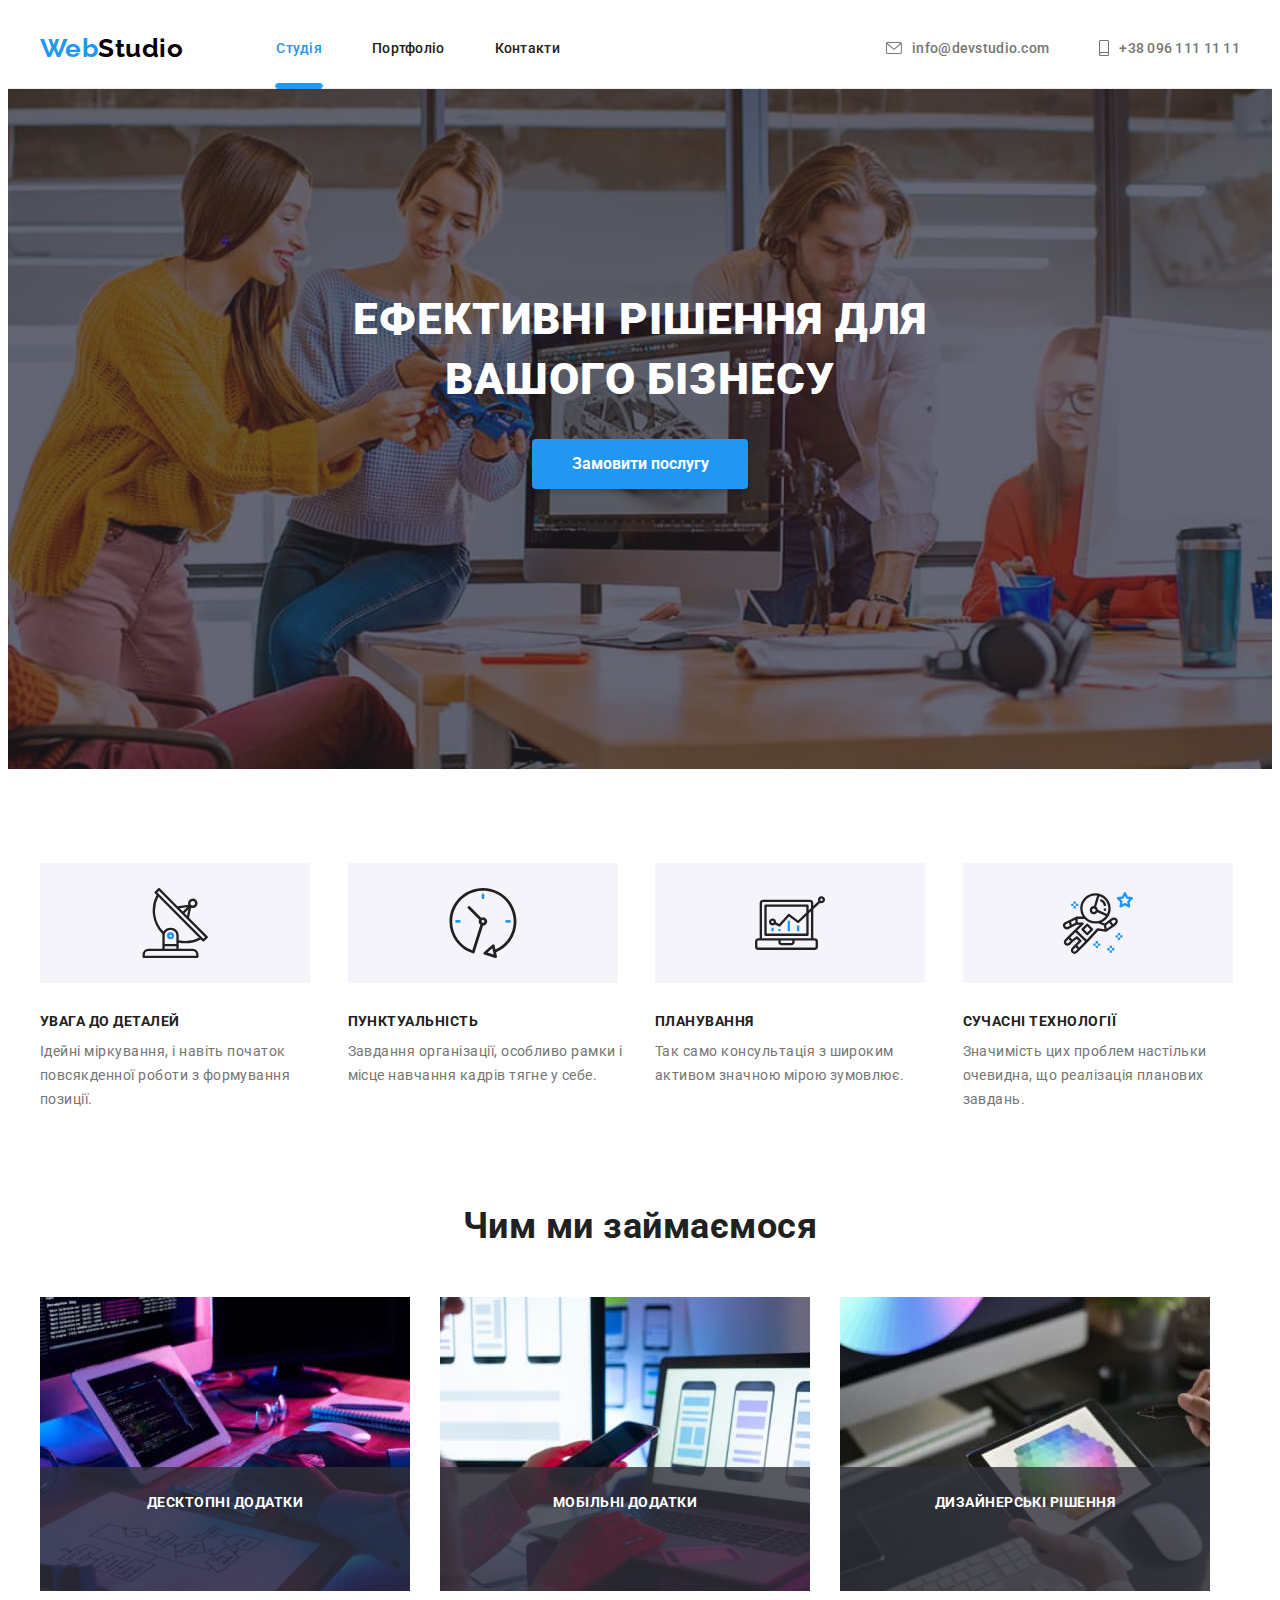
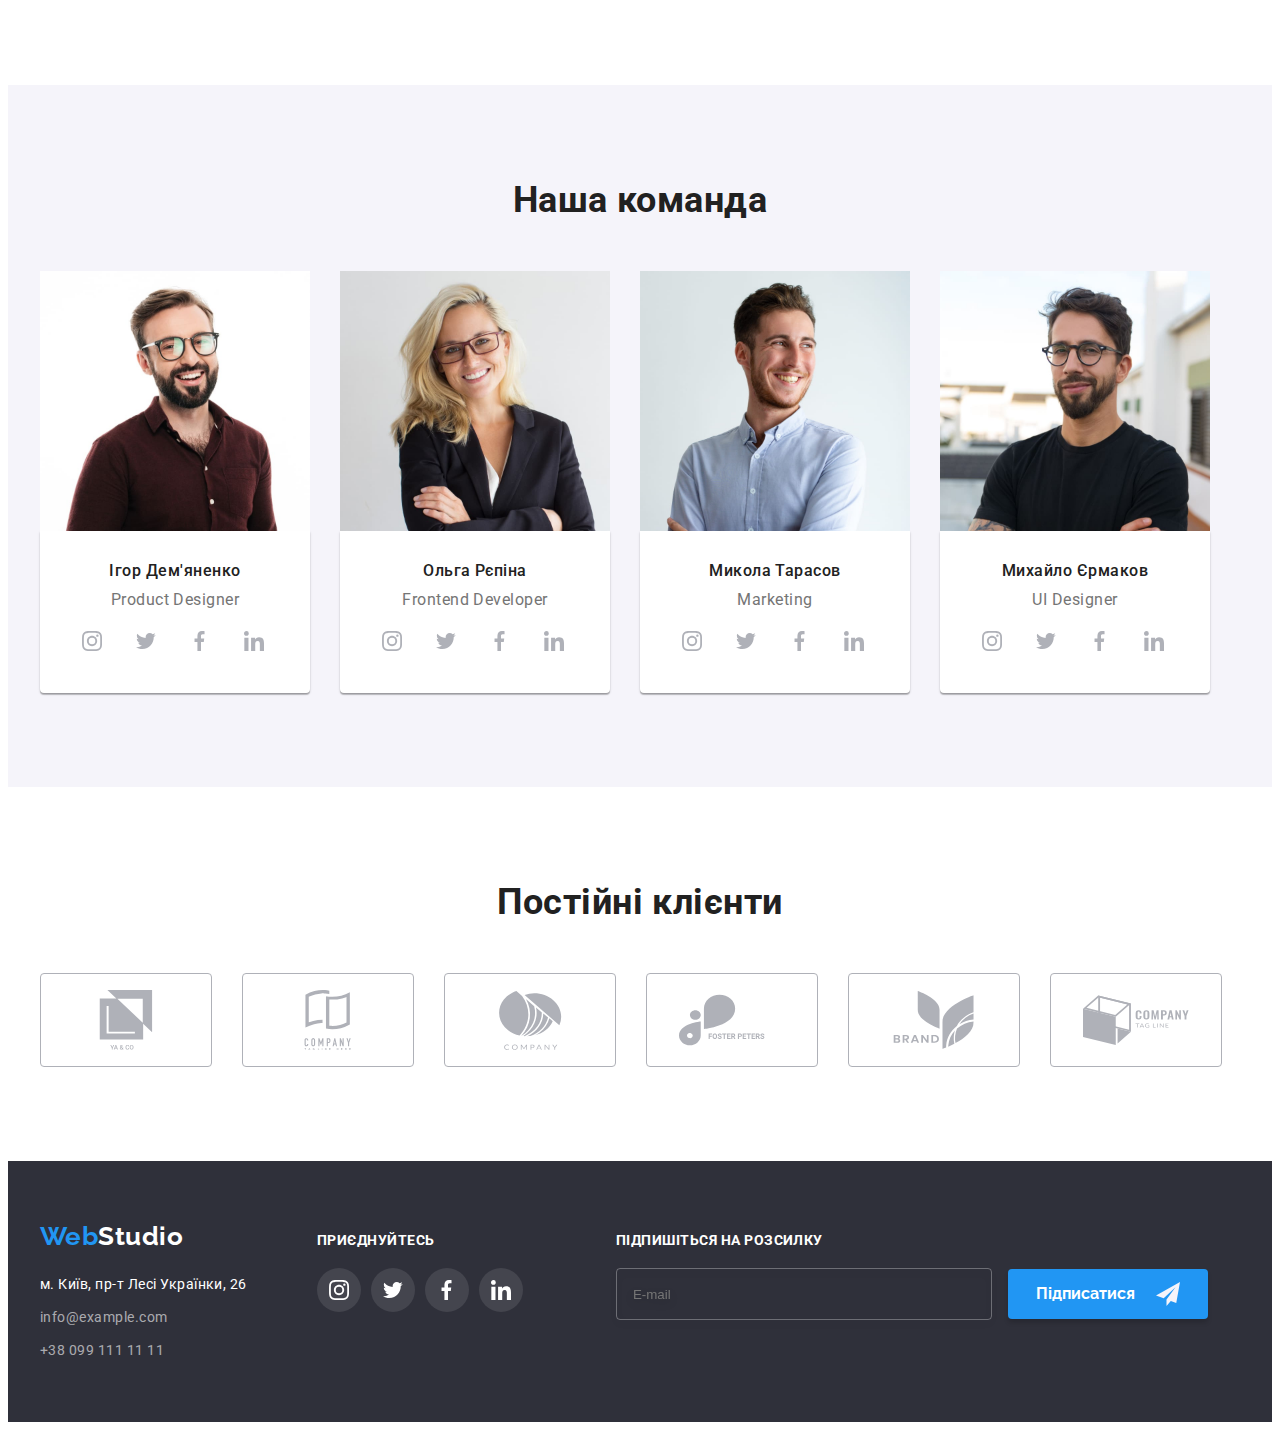
<file: index.html>
<!DOCTYPE html>
<html lang="uk">
  <head>
    <meta charset="UTF-8" />
    <meta http-equiv="X-UA-Compatible" content="IE=edge" />
    <meta name="viewport" content="width=device-width, initial-scale=1.0" />
    <title>Студія</title>
    <link rel="preconnect" href="https://fonts.googleapis.com" />
    <link rel="preconnect" href="https://fonts.gstatic.com" crossorigin />
    <link
      href="https://fonts.googleapis.com/css2?family=Montserrat&family=Open+Sans:wght@600;700&family=Raleway:wght@700&family=Roboto:wght@400;500;700;900&display=swap"
      rel="stylesheet"
    />
    <!--нормалізація стилів-->
    <link rel="stylesheet" href="https://cdnjs.cloudflare.com/ajax/libs/modern-normalize/1.1.0/modern-normalize.min.css"
     integrity="sha512-wpPYUAdjBVSE4KJnH1VR1HeZfpl1ub8YT/NKx4PuQ5NmX2tKuGu6U/JRp5y+Y8XG2tV+wKQpNHVUX03MfMFn9Q=="
      crossorigin="anonymous" referrerpolicy="no-referrer" />
      <!--основний стиль-->
    <link rel="stylesheet" href="./css/main.min.css"/>
   
  </head>
  <body class="page">
    <!-- шапка-->
    <header class="header ">
      <div class="container header__container" >
        <a class="logo header__logo" href="/">Web<span class="logo__dark">Studio</span> </a>
        <nav class="nav ">         
          <!-- навігація головна-->
         <ul class="nav__list list">
           <li class="nav__item">
             <a class="nav__link current link" href="./index.html">Студія</a>
           </li>
           <li class="nav__item">
             <a class="nav__link link"
              href="./portfolio.html"
              rel="noopener noreferrer"> Портфоліо</a >
           </li>
           <li class="nav__item">
             <a class="nav__link link" href="">Контакти</a>
           </li>
          </ul>
        </nav>

        <ul class="header__group list">
          <li >
            <a class="header__link link" href="mailto:info@devstudio.com"
              >  <svg  class="header__icon" width="16" height="12">
                   <use  href="./images/icons.svg/symbol-defs.svg#icon-envelope"></use>
                 </svg>
              info@devstudio.com</a>
          </li>
          <li>
            <a class="header__link link" href="tel:+380961111111">
              <svg  class="header__icon " width="10" height="16">
                   <use  href="./images/icons.svg/symbol-defs.svg#icon-smartphone"></use>
              </svg>
              +38 096 111 11 11</a>
          </li>
        </ul>
      </div>
    </header>
  
    <!-- Унікальний контент сторінки -->
    <main>
      <!-- банер-->     
        <section class="hero">
          <div class="container  ">
          
           <h1 class="hero__title">Ефективні рішення для вашого бізнесу</h1>
          
           <button class="btn hero__btn" type="button" data-modal-open >Замовити послугу</button>
        </div>      
 
        </section>
       
     
      <!-- Особливості-->
      <section class="special section">
        <div class="container ">          
         <h2 class="visually-hidden">Особливості</h2>
         <ul class=" special__list list">
          <li class="special__item">
           <div class="special__icon">
              <svg  width="70"  height="70">
                <use href="./images/icons.svg/symbol-defs.svg#icon-antenna"></use>
              </svg>
           </div>
            <h3 class="special__title">Увага до деталей</h3>
            <p class="special__desc">
              Ідейні міркування, і навіть початок повсякденної роботи з
              формування позиції.
            </p>
          </li>
          <li class="special__item ">
             <div class="special__icon" >
              <svg  width="70"  height="70">
                <use href="./images/icons.svg/symbol-defs.svg#icon-clock"></use>
              </svg>
           </div>
            <h3 class="special__title">Пунктуальність</h3>
            <p class="special__desc">
              Завдання організації, особливо рамки і місце навчання кадрів тягне
              у себе.
            </p>
          </li>
          <li class="special__item ">
             <div class="special__icon" >
              <svg  width="70"  height="70">
                <use href="./images/icons.svg/symbol-defs.svg#icon-diagram"></use>
              </svg>
           </div>
            <h3 class="special__title">Планування</h3>
            <p class="special__desc">
              Так само консультація з широким активом значною мірою зумовлює.
            </p>
          </li>
          <li class="special__item ">
             <div class="special__icon" >
              <svg width="70"  height="70">
                <use href="./images/icons.svg/symbol-defs.svg#icon-astronaut"></use>
              </svg>
           </div>
            <h3 class="special__title">Сучасні технології</h3>
            <p class="special__desc">
              Значимість цих проблем настільки очевидна, що реалізація планових
              завдань.
            </p>
          </li>
         </ul>
        </div>
       
      </section>
      <!-- Чим ми займаємося-->
      <section class="features section">
       <div class="container ">
         <h2 class="features__title section__title">Чим ми займаємося</h2>
         <ul class="list features__list ">
          <li class="features__item">
            <img src="./images/box-1.jpg" alt="комп" width="370" />
            <p class="features__text">Десктопні додатки</p>
          </li>
          <li class="features__item">
            <img src="./images/box-2.jpg" alt="телефон" width="370" />
            <p class="features__text">Мобільні додатки</p>
          </li>
          <li  class="features__item">
            <img src="./images/box-3.jpg" alt="планшет" width="370" />
            <p class="features__text">Дизайнерські рішення</p>
          </li>
         </ul>
       </div>
      </section>
      <!-- Наша команда-->
      <section class="team section ">
        <div class="container">          
        <h2 class="team__title section__title">Наша команда</h2>
        <ul class="team__list list">
          <li class="team__item">
            <img 
              src="./images/team-card-1.jpg"
              width="270"
              alt="фото мужчини в коричневій сорочці "/>
            <div class="team__names">
              <h3 class="team__member">Ігор Дем'яненко</h3>
              <p class="team__specialization" lang="en">Product Designer</p>
              <!-- соцсітки -->
          <ul class="social__list list">
            <li class="social__item">
              <a class="social__link" href="">
                <svg class="social-icons" >
                  <use  href="./images/icons.svg/symbol-defs.svg#icon-instagram"></use>
                </svg>
              </a>
            </li>
            <li class="social__item ">
              <a class="social__link" href="">
                <svg class="social-icons">
                  <use  href="./images/icons.svg/symbol-defs.svg#icon-twitter"></use>
                </svg>
              </a>
            </li>
            <li class="social__item ">
              <a class="social__link" href="">
                <svg class="social-icons"  >
                  <use  href="./images/icons.svg/symbol-defs.svg#icon-fasebook"></use>
                </svg>
              </a>
            </li>
            <li class="social__item ">
              <a class="social__link href="">
                <svg class="social-icons" >
                  <use  href="./images/icons.svg/symbol-defs.svg#icon-linkedin"></use>
                </svg>
              </a>
            </li>
              </ul>    
           </div> 
          
           </li>
           <li class="team__item">
            <img 
              src="./images/team-card-2.jpg"
              width="270"
              alt="фото блондинки в окулярах"/>
            <div class="team__names">
              <h3 class="team__member">Ольга Рєпіна</h3>
              <p class="team__specialization" lang="en">Frontend Developer</p>
              <ul class="social__list list">
               <li class=social__item ">
                 <a class="social__link" href="">
                    <svg class="social-icons" >
                      <use  href="./images/icons.svg/symbol-defs.svg#icon-instagram"></use>
                   </svg>
                 </a>
               </li>
               <li class="social__item ">
                  <a class="social__link" href="">
                    <svg class="social-icons">
                      <use  href="./images/icons.svg/symbol-defs.svg#icon-twitter"></use>
                    </svg>
                 </a>
               </li>
               <li class="social__item ">
                  <a class="social__link" href="">
                    <svg class="social-icons"  >
                     <use  href="./images/icons.svg/symbol-defs.svg#icon-fasebook"></use>
                   </svg>
                  </a>
               </li>
               <li class="social__item ">
                 <a class="social__link" href="">
                    <svg class="social-icons" >
                     <use  href="./images/icons.svg/symbol-defs.svg#icon-linkedin"></use>
                   </svg>
                 </a>
               </li>
             </ul>
            </div>
           </li>
           <li class="team__item">
            <img 
              src="./images/team-card-3.jpg"
              width="270"
              alt="фото мужчини в світлій сорочці" />
             <div class="team__names">
               <h3 class="team__member">Микола Тарасов</h3>
               <p class="team__specialization" lang="en">Marketing</p> 
               <ul class="social__list list">
                 <li class="social__item ">
                   <a class="social__link" href="">
                     <svg class="social-icons" >
                       <use  href="./images/icons.svg/symbol-defs.svg#icon-instagram"></use>
                     </svg>
                   </a>
                 </li>
                 <li class="social__item ">
                    <a class="social__link" href="">
                      <svg class="social-icons">
                        <use  href="./images/icons.svg/symbol-defs.svg#icon-twitter"></use>
                     </svg>
                   </a>
                  </li>
                  <li class="social__item ">
                      <a class="social__link" href="">
                       <svg class="social-icons"  >
                        <use  href="./images/icons.svg/symbol-defs.svg#icon-fasebook"></use>
                     </svg>
                    </a>
                 </li>
                 <li class="social__item">
                    <a class="social__link" href="">
                      <svg class="social-icons" >
                         <use  href="./images/icons.svg/symbol-defs.svg#icon-linkedin"></use>
                      </svg>
                   </a>
                  </li>
              </ul>       
            </div> 
           </li>
           <li class="team__item">
            <img 
              src="./images/team-card-4.jpg"
              width="270"
              alt="фото мужчини в чорній футболці"
            />
            <div class="team__names">
              <h3 class="team__member">Михайло Єрмаков</h3>
              <p class="team__specialization" lang="en">UI Designer</p>
              <ul class="social__list list">
                <li class="social__item ">
                  <a class="social__link" href="">
                    <svg class="social-icons" >
                       <use  href="./images/icons.svg/symbol-defs.svg#icon-instagram"></use>
                     </svg>
                 </a>
               </li>
               <li class="social__item">
                    <a class="social__link" href="">
                        <svg class="social-icons">
                          <use  href="./images/icons.svg/symbol-defs.svg#icon-twitter"></use>
                        </svg>
                   </a>
               </li>
               <li class="social__item">
                  <a class="social__link" href="">
                    <svg class="social-icons"  >
                      <use  href="./images/icons.svg/symbol-defs.svg#icon-fasebook"></use>
                   </svg>
                 </a>
               </li>
               <li class="social__item ">
                  <a class="social__link" href="">
                     <svg class="social-icons" >
                       <use  href="./images/icons.svg/symbol-defs.svg#icon-linkedin"></use>
                     </svg>
                 </a>
               </li>
              </ul>      
             </div>   
           </li>
         </ul>
        </div>
      </section>
      <!-- Постійні клієнти  -->
      <section class="customers section  " >
        <div class="container" >
        <h2  class="customers__title section__title">Постійні клієнти</h2>
        <ul class="customers__list list">
          <li  >
            <a class="customers__item"  href="">
              <svg class="customers__icons" >
                <use href="./images/icons.svg/symbol-defs.svg#icon-yaco"></use>
              </svg>
            </a>
          </li>
          <li >
            <a  class="customers__item"  href="">
              <svg class="customers__icons">
                <use href="./images/icons.svg/symbol-defs.svg#icon-tagline"></use>
              </svg>
            </a>
          </li>
          <li >
            <a class="customers__item" href="">
              <svg class="customers__icons" >
                <use href="./images/icons.svg/symbol-defs.svg#icon-company"></use>
              </svg>
            </a>
          </li>
          <li >
            <a class="customers__item" href="">
              <svg class="customers__icons" >
                <use href="./images/icons.svg/symbol-defs.svg#icon-foster"></use>
              </svg>
            </a>
          </li>
          <li >
            <a class="customers__item" href="">
              <svg class="customers__icons">
                <use href="./images/icons.svg/symbol-defs.svg#icon-brand "></use>
              </svg>
            </a>
          </li>
          <li >
            <a class="customers__item" href="">
              <svg class="customers__icons" >
                <use href="./images/icons.svg/symbol-defs.svg#icon-tag-line"></use>
              </svg>
            </a>
          </li >
        </ul>
        </div>
      </section>
    </main>
    <!-- підвал сторінки-->
    <footer class="footer ">           
       <div class="footer__containe  container"> 
         <div>             
           <a class="logo" href="/">Web<span class="logo__light">Studio</span></a>
           <!-- адрес-->
           <address class="address">
            <ul class="list">
             <li class="address__item">
               <a
               class="address__link link"
               href="https://goo.gl/maps/CPtrU1FHBa2aNyZL9"
               target="_blank"
               rel="noopener noreferrer nofollow">
               м. Київ, пр-т Лесі Українки, 26
               </a>
             </li>
             <li class="address__item">
              <a class="address__link address__link_cl link"
              href="mailto:info@devstudio.com">
              info@example.com 
                <br />
              </a>
             </li>
             <li class="address__item">
              <a class="address__link address__link_cl link" 
              href="tel:+380961111111">
              +38 099 111 11 11
              </a>
             </li>
             </ul>
           </address>
         </div>
            <!-- Приєднуйтесь-->
         <div>
          <p  class="footer__text"> Приєднуйтесь </p>
          <ul class="social__list social__list_ft list">
            <li class="social__item">
              <a class="social__link social__link_ft" href="">
                <svg class="social-icons" >
                  <use  href="./images/icons.svg/symbol-defs.svg#icon-instagramfut"></use>
                </svg>
              </a>
            </li>
            <li class="social__item">
              <a class="social__link social__link_ft" href="">
                <svg class="social-icons">
                  <use  href="./images/icons.svg/symbol-defs.svg#icon-twitterfut"></use>
                </svg>
              </a>
            </li>
            <li class="social__item">
              <a class="social__link social__link_ft" href="">
                <svg class="social-icons"  >
                  <use  href="./images/icons.svg/symbol-defs.svg#icon-fasebookfut"></use>
                </svg>
              </a>
            </li>
            <li class="social__item">
              <a class="social__link social__link_ft" href="">
                <svg class="social-icons" >
                  <use  href="./images/icons.svg/symbol-defs.svg#icon-linkedinfut"></use>
                </svg>
              </a>
            </li>
          </ul> 
        </div>
<!-- ФОРМА Підпишіться на розсилку-->
        <div>
          <form class="footer-form " > 
            <span class="footer__text footer__text--form" > Підпишіться на розсилку</span>
            <label class="footer-form__label" >
              <input class="footer-form__input" 
               type="email" 
               name="email"
                placeholder="E-mail" 
                 autocomplete="on" > 
            </label>
            <button class="btn btn__footer-form" type="submit" >Підписатися
             <svg class="btn-svg" width="24" height="24">
              <use class="mailing-icons" href="./images/icons.svg/symbol-defs.svg#icon-send"></use>
            </svg>
           </button>

          </form>
        </div>
        
      
       </div>  
    </footer>
    <!-- Модальноме вікно -->

         <div class="backdrop is-hidden" data-modal>
          <div class="modal">
            <button class="modal-button" type="button" data-modal-close >
              <svg class="modal-icon " width="11" height="11">
                <use href="./images/icons.svg/symbol-defs.svg#icon-vector"></use>
              </svg>
            </button>
            
            
             <!-- форма в модальному вікні -->

            <form class="form-register"   autocomplete="on">
              <strong class="form-register-title" > Залиште свої дані, ми вам передзвонимо

              </strong>

             <div class="form-register-group" role="group">
                <label class="form-register-field" > 
                   <span class="register-text"> Ім'я</span>
                  <input  class="form-register-input" type="text" required> 
                  <svg class="form-register-icon" width="18" height="18"  >
                    <use href="./images/icons.svg/symbol-defs.svg#icon-name" ></use>
                  </svg>
                 

                </label>
                <label class="form-register-field" >
                  <span class="register-text">Телефон</span>
                 <input class="form-register-input" type="tel" >
                 <svg class="form-register-icon" width="18" height="18"  >
                  <use href="./images/icons.svg/symbol-defs.svg#icon-phone" ></use>
                 </svg>
                 
                </label>
                <label class="form-register-field"> 
                  <span class="register-text">Пошта</span>  
                 <input  class="form-register-input" type="email">
                 <svg class="form-register-icon" width="18" height="18"  >
                  <use href="./images/icons.svg/symbol-defs.svg#icon-email" ></use>
                 </svg>                              
               </label >

               <label class="form-register-field" >
                <span class="register-text">Коментар</span>
                <textarea name="text"  rows="5"
                 class="form-register-message"                 
                  placeholder="Введіть текст"></textarea>                
               </label>
              </div>
              <label class="form-register-agreement" > 
                <input class="form-register-checkbox" type="checkbox" />
                <span class="icon-check"></span>
                <span class="checkbox-text"> Погоджуюся з розсилкою та приймаю. 
                  <a class="form-register-link " href="">Умови договору</a>
               </span> 
              </label>
              <button class="btn btn__form-register link" type="submit" >Відправити</button>
            </form>
          </div>
        </div>
    <script src="./js/modal.js"></script>
  </body>
</html>
</file>
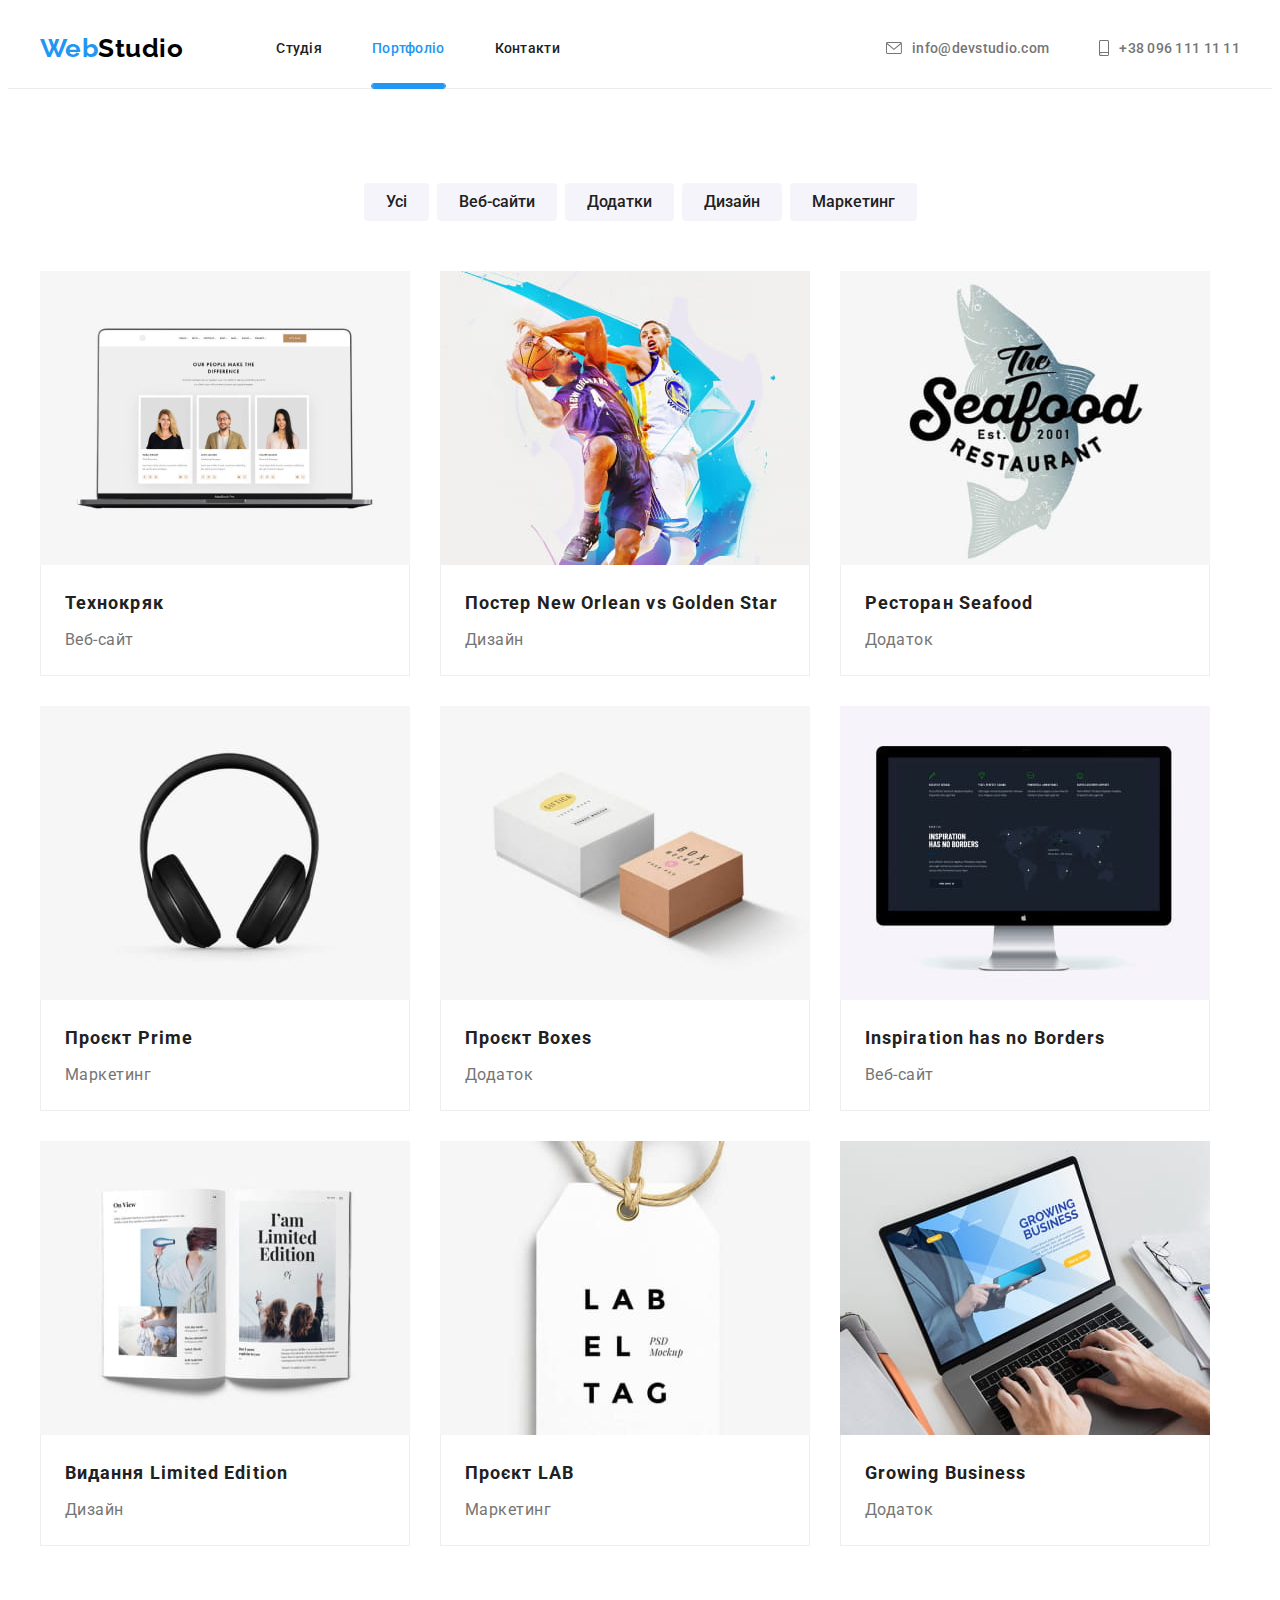
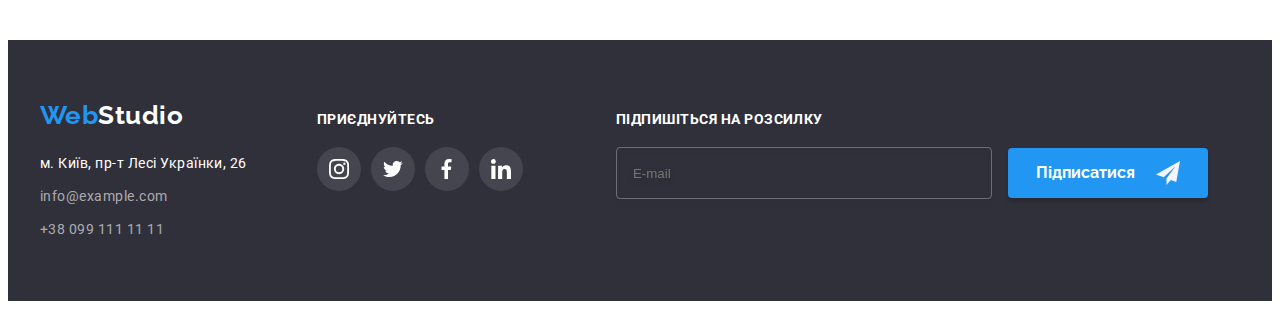
<file: portfolio.html>
<!DOCTYPE html>
<html lang="uk">
  <head>
    <meta charset="UTF-8" />
    <meta http-equiv="X-UA-Compatible" content="IE=edge" />
    <meta name="viewport" content="width=device-width, initial-scale=1.0" />
    <title>Портфоліо</title>
    <link rel="preconnect" href="https://fonts.gstatic.com" crossorigin />
    <link
      href="https://fonts.googleapis.com/css2?family=Montserrat&family=Open+Sans:wght@600;700&family=Raleway:wght@700&family=Roboto:wght@400;500;700;900&display=swap"
      rel="stylesheet"
    />
    <!--нормалізація стилів-->
    <link rel="stylesheet" href="https://cdnjs.cloudflare.com/ajax/libs/modern-normalize/1.1.0/modern-normalize.min.css"
     integrity="sha512-wpPYUAdjBVSE4KJnH1VR1HeZfpl1ub8YT/NKx4PuQ5NmX2tKuGu6U/JRp5y+Y8XG2tV+wKQpNHVUX03MfMFn9Q=="
      crossorigin="anonymous" referrerpolicy="no-referrer" />
    <link rel="stylesheet" href="./css/main.min.css"/>  
   
  </head>
  <body>
    <!-- шапка-->
    <header class="header ">
      <div class="container header__container" >
        <a class="logo header__logo" href="/">Web<span class="logo__dark">Studio</span> </a>
        <nav class="nav ">         
          <!-- навігація головна-->
         <ul class="nav__list list">
           <li class="nav__item">
             <a class="nav__link  link" href="./index.html">Студія</a>
           </li>
           <li class="nav__item ">
             <a class="nav__link current link"
              href="./portfolio.html"
              rel="noopener noreferrer"> Портфоліо</a >
           </li>
           <li class="nav__item">
             <a class="nav__link link" href="">Контакти</a>
           </li>
          </ul>
        </nav>

        <ul class="header__group list">
          <li >
            <a class="header__link link" href="mailto:info@devstudio.com"
              >  <svg  class="header__icon" width="16" height="12">
                   <use  href="./images/icons.svg/symbol-defs.svg#icon-envelope"></use>
                 </svg>
              info@devstudio.com</a>
          </li>
          <li>
            <a class="header__link link" href="tel:+380961111111">
              <svg  class="header__icon " width="10" height="16">
                   <use  href="./images/icons.svg/symbol-defs.svg#icon-smartphone"></use>
              </svg>
              +38 096 111 11 11</a>
          </li>
        </ul>
      </div>
    </header>
    <!-- Унікальний контент сторінки -->
    <main>
      <section class="portfolio section">
        <div class="container">        
          <h1 class="visually-hidden"> Наша робота</h1>
        
         <!--список кнопок, радіокнопок -->
        
         <ul class="list filters">
          <li class="filters__item">
            <button class="filters__btn" type="button">Усі</button>
          </li>
          <li class="filters__item">
            <button class="filters__btn" type="button">Веб-сайти</button>
          </li>
          <li class="filters__item">
            <button class="filters__btn" type="button">Додатки</button>
          </li>
          <li class="filters__item">
            <button class="filters__btn" type="button">Дизайн</button>
          </li>
          <li class="filters__item">
            <button class="filters__btn" type="button">Маркетинг</button>
          </li>
         </ul>
       
         <!--список робіт-->
        
          <ul class="portfolio-list list">
            <li class="portfolio__item">
              <a class="link portfolio__link" href="">
                <div class="portfolio__popup">
                  <img  class="portfolio-img"                
                  src="./images/img-1.jpg"
                  alt="екран ноутбука з фотографіями людей"
                  width="370" height="294" />
                 <p class="portfolio__overlay">Ресурс пропонує комплексні пропозиції з різним рівнем 
                    функціоналу та сервісів. Все це дозволить відвідувачу отримати вичерпні 
                    відомості про компанію чи приватну особу. </p>
                </div>
                <div class="portfolio-preview">
                   <h2 class="portfolio-preview__title">Технокряк</h2>
                   <p class="portfolio-preview__text ">Веб-сайт</p>
                   
                </div>
              </a>
            </li>
            <li class="portfolio-item">
              <a class="link portfolio__link" href="">
               <div class="portfolio__popup">
                 <img  class="portfolio-img"
                 src="./images/img-2.jpg " 
                 alt="два баскетболісти" 
                 width="370" 
                 height="294" />

                 <p class="portfolio__overlay">Ресурс пропонує комплексні пропозиції з різним рівнем 
                    функціоналу та сервісів. Все це дозволить відвідувачу отримати вичерпні 
                    відомості про компанію чи приватну особу. </p>
               </div>
                <div class="portfolio-preview">
                   <h2 class="portfolio-preview__title"> Постер New Orlean vs Golden Star </h2>
                   <p class="portfolio-preview__text ">Дизайн</p> 
                   
                </div>              
              </a>
            </li>
            <li class="portfolio-item">
              <a class="link portfolio__link" href="">
                <div class="portfolio__popup">
                <img  class="portfolio-img"
                src="./images/img-3.jpg " alt="риба" 
                width="370" height="294" />
                <p class="portfolio__overlay">Ресурс пропонує комплексні пропозиції з різним рівнем 
                    функціоналу та сервісів. Все це дозволить відвідувачу отримати вичерпні 
                    відомості про компанію чи приватну особу. </p>
                 </div>
                <div class="portfolio-preview">
                <h2 class="portfolio-preview__title ">Ресторан Seafood</h2>
                <p class="portfolio-preview__text ">Додаток</p>
               
                </div>
              </a>
            </li>
            <li class="portfolio-item">
              <a class="link portfolio__link" href="">
                <div class="portfolio__popup">
                <img  class="portfolio-img"
                 src="./images/img-4.jpg " alt="чорні навушники" 
                 width="370" height="294" />
                 <p class="portfolio__overlay">Ресурс пропонує комплексні пропозиції з різним рівнем 
                    функціоналу та сервісів. Все це дозволить відвідувачу отримати вичерпні 
                    відомості про компанію чи приватну особу. </p>
                  </div>
                 <div class="portfolio-preview">
                <h2 class="portfolio-preview__title ">Проєкт Prime</h2>
                <p class="portfolio-preview__text ">Маркетинг</p>
                
                </div>
              </a>
            </li>
            <li class="portfolio-item">
              <a class="link portfolio__link" href="">
                <div class="portfolio__popup">
                <img  class="portfolio-img"
                src="./images/img-5.jpg " alt="дві коробки" 
                width="370" height="294" />
                <p class="portfolio__overlay">Ресурс пропонує комплексні пропозиції з різним рівнем 
                    функціоналу та сервісів. Все це дозволить відвідувачу отримати вичерпні 
                    відомості про компанію чи приватну особу. </p>
                 </div>
                <div class="portfolio-preview">
                <h2 class="portfolio-preview__title ">Проєкт Boxes</h2>
                <p class="portfolio-preview__text ">Додаток</p>
               
                </div>
              </a>
            </li>
            <li class="portfolio-item">
              <a class="link portfolio__link" href="">
                <div class="portfolio__popup">
                  <img  class="portfolio-img" 
                   src="./images/img-6.jpg " 
                   alt="екран компа"
                   width="370" height="294"
                    />
                 <p class="portfolio__overlay">Ресурс пропонує комплексні пропозиції з різним рівнем 
                    функціоналу та сервісів. Все це дозволить відвідувачу отримати вичерпні 
                    відомості про компанію чи приватну особу. 
                  </p>
                </div>
                <div class="portfolio-preview">
                <h2 class="portfolio-preview__title" lang="en">Inspiration has no Borders</h2>
                <p class="portfolio-preview__text ">Веб-сайт</p>
                
              </div>  
            </a>
            </li>
            <li class="portfolio-item">
              <a class="link portfolio__link" href="">
                <div class="portfolio__popup">
                <img  class="portfolio-img"
                 src="./images/img-7.jpg " alt="розгорнута книга"
                  width="370" height="294" />
                   <p class="portfolio__overlay">Ресурс пропонує комплексні пропозиції з різним рівнем 
                    функціоналу та сервісів. Все це дозволить відвідувачу отримати вичерпні 
                    відомості про компанію чи приватну особу. </p>
                   </div>
                 <div class="portfolio-preview">
                <h2 class="portfolio-preview__title ">Видання Limited Edition</h2>
                <p class="portfolio-preview__text ">Дизайн</p>
               
                 </div> 
            </a>
            </li>
            <li class="portfolio-item">
              <a class="link portfolio__link" href="">
                <div class="portfolio__popup">
                <img  class="portfolio-img"
                src="./images/img-8.jpg " alt="лейба" 
                width="370" height="294" />
                <p class="portfolio__overlay">Ресурс пропонує комплексні пропозиції з різним рівнем 
                    функціоналу та сервісів. Все це дозволить відвідувачу отримати вичерпні 
                    відомості про компанію чи приватну особу. </p>
                 </div>
                <div class="portfolio-preview">
                <h2 class="portfolio-preview__title ">Проєкт LAB</h2>
                <p class="portfolio-preview__text">Маркетинг</p>
                
                </div>
              </a>
            </li>
            <li class="portfolio-item">
              <a class="link portfolio__link" href="">
                <div class="portfolio__popup">
                <img  class="portfolio-img"
                src="./images/img-9.jpg " alt="відкритий ноутбук"
                 width="370" height="294" />
                 <p class="portfolio__overlay">Ресурс пропонує комплексні пропозиції з різним рівнем 
                    функціоналу та сервісів. Все це дозволить відвідувачу отримати вичерпні 
                    відомості про компанію чи приватну особу. </p>
                  </div>
                <div class="portfolio-preview">
                <h2 class="portfolio-preview__title " lang="en">Growing Business</h2>
                <p class="portfolio-preview__text ">Додаток</p>
                
               </div>   
           </a>
            </li>
          </ul>
        </div>
        
      </section>
   </main>
    <!-- підвал сторінки-->
 <footer class="footer ">           
       <div class="footer__containe  container"> 
         <div>             
           <a class="logo" href="/">Web<span class="logo__light">Studio</span></a>
           <!-- адрес-->
           <address class="address">
            <ul class="list">
             <li class="address__item">
               <a
               class="address__link link"
               href="https://goo.gl/maps/CPtrU1FHBa2aNyZL9"
               target="_blank"
               rel="noopener noreferrer nofollow">
               м. Київ, пр-т Лесі Українки, 26
               </a>
             </li>
             <li class="address__item">
              <a class="address__link address__link_cl link"
              href="mailto:info@devstudio.com">
              info@example.com 
                <br />
              </a>
             </li>
             <li class="address__item">
              <a class="address__link address__link_cl link" 
              href="tel:+380961111111">
              +38 099 111 11 11
              </a>
             </li>
             </ul>
           </address>
         </div>
            <!-- Приєднуйтесь-->
         <div>
          <p  class="footer__text"> Приєднуйтесь </p>
          <ul class="social__list social__list_ft list">
            <li class="social__item">
              <a class="social__link social__link_ft" href="">
                <svg class="social-icons" >
                  <use  href="./images/icons.svg/symbol-defs.svg#icon-instagramfut"></use>
                </svg>
              </a>
            </li>
            <li class="social__item">
              <a class="social__link social__link_ft" href="">
                <svg class="social-icons">
                  <use  href="./images/icons.svg/symbol-defs.svg#icon-twitterfut"></use>
                </svg>
              </a>
            </li>
            <li class="social__item">
              <a class="social__link social__link_ft" href="">
                <svg class="social-icons"  >
                  <use  href="./images/icons.svg/symbol-defs.svg#icon-fasebookfut"></use>
                </svg>
              </a>
            </li>
            <li class="social__item">
              <a class="social__link social__link_ft" href="">
                <svg class="social-icons" >
                  <use  href="./images/icons.svg/symbol-defs.svg#icon-linkedinfut"></use>
                </svg>
              </a>
            </li>
          </ul> 
        </div>
<!-- ФОРМА Підпишіться на розсилку-->
        <div>
          <form class="footer-form " > 
            <span class="footer__text footer__text--form" > Підпишіться на розсилку</span>
            <label class="footer-form__label" >
              <input class="footer-form__input" 
               type="email" 
               name="email"
                placeholder="E-mail" 
                 autocomplete="on" > 
            </label>
            <button class="btn btn__footer-form" type="submit" >Підписатися
             <svg class="btn-svg" width="24" height="24">
              <use class="mailing-icons" href="./images/icons.svg/symbol-defs.svg#icon-send"></use>
            </svg>
           </button>

          </form>
        </div>
        
      
       </div>  
    </footer>
  </body>
  </body>
</html>
</file>
<file: css/main.min.css>
:root{--main-blac-cl: #000000;--main-tx-cl: #212121;--main-tx-par: #757575;--main-bg-cl: #ffffff;--accent-color: #2196f3;--accent-cl-btn: #188ce8;--white-txt-cl: #ffffff;--footer-bg-cl: #2f303a;--baner-cl: #2f303a;--cl-txt-ft: rgba(255, 255, 255, 0.6);--bg-cl-btn: #f5f4fa;--bg-cl-work-a: rgba(47, 48, 58, 0.8);--bg-cl-soc-link: #188ce8;--items: 3;--indent: 30px;--border-portfolio: 1px solid #eeeeee;--items-team: 4;--indent-team: 30px;--icon-color: #afb1b8;--bg-cl-icon: #f5f4fa;--main-font: "Roboto", sans-serif;--supporting-font: "Raleway", sans-serif}.visually-hidden{position:absolute;width:1px;height:1px;margin:-1px;border:0;padding:0;white-space:nowrap;-webkit-clip-path:inset(100%);clip-path:inset(100%);clip:rect(0 0 0 0);overflow:hidden}body{font-family:"Roboto",sans-serif;color:var(--main-tx-cl);background-color:var(--main-bg-cl);font-style:normal;letter-spacing:.03em;font-weight:400}.section{padding-bottom:94px}.portfolio{padding-top:94px}h1,h2,h3,h4,h5,h6,p,ul{margin:0}img{display:block}.list{list-style:none;margin:0;padding:0}.link{text-decoration:none}.section__title{margin-bottom:50px}.container{width:1200px;padding-left:15px;padding-right:15px;margin-left:auto;margin-right:auto}.header{border-bottom:1px solid #ececec}.header__container{display:-webkit-box;display:-ms-flexbox;display:flex;-webkit-box-align:center;-ms-flex-align:center;align-items:center}.header__group{display:-webkit-box;display:-ms-flexbox;display:flex;gap:50px;-webkit-box-align:center;-ms-flex-align:center;align-items:center}.header__link{-webkit-transition:color 250ms cubic-bezier(0.4, 0, 0.2, 1);transition:color 250ms cubic-bezier(0.4, 0, 0.2, 1);color:var(--main-tx-par);font-style:normal;font-weight:500;font-size:14px;line-height:16px;letter-spacing:.02em;cursor:pointer;display:-webkit-box;display:-ms-flexbox;display:flex;-webkit-box-align:center;-ms-flex-align:center;align-items:center;padding-top:32px;padding-bottom:32px}.header__link:hover,.header__link:focus{color:var(--accent-color)}.header__icon{fill:currentColor;margin-right:10px}.nav{margin-right:auto}.nav__list{display:-webkit-box;display:-ms-flexbox;display:flex;gap:50px;-webkit-box-align:center;-ms-flex-align:center;align-items:center}.nav__item{position:relative}.nav__link{-webkit-transition:color 250ms cubic-bezier(0.4, 0, 0.2, 1);transition:color 250ms cubic-bezier(0.4, 0, 0.2, 1);font-weight:500;font-size:14px;line-height:1.1428571429;letter-spacing:.02em;color:var(--main-tx-cl);display:-webkit-box;display:-ms-flexbox;display:flex;padding-top:32px;padding-bottom:32px}.nav__link.current{color:var(--accent-color)}.nav__link.current::after{position:absolute;bottom:-0.5%;left:0;content:"";width:100%;height:4px;border-radius:2px;background-color:var(--accent-color);outline:1px solid}.nav__link:hover,.nav__link:focus{color:var(--accent-color)}.hero{background-color:var(--baner-cl);letter-spacing:.06em;color:var(--white-txt-cl);padding-top:200px;padding-bottom:280px;background-image:-webkit-gradient(linear, left top, right top, from(rgba(47, 48, 58, 0.4)), to(rgba(47, 48, 58, 0.4))),url(../images/Img-hero.jpg);background-image:linear-gradient(to right, rgba(47, 48, 58, 0.4), rgba(47, 48, 58, 0.4)),url(../images/Img-hero.jpg);background-position:center;background-repeat:no-repeat;background-size:cover;max-width:1600px;margin-left:auto;margin-right:auto;margin-bottom:94px}.hero__title{color:var(--white-cl);font-weight:900;line-height:1.3636363636;font-size:44px;text-align:center;text-transform:uppercase;margin-left:auto;margin-right:auto;margin-bottom:30px;width:696px}.hero__btn{display:block;border-radius:4px;padding:10px 32px;margin-left:auto;margin-right:auto;width:216px}.special__list{display:-webkit-box;display:-ms-flexbox;display:flex;gap:30px}.special__title{font-weight:700;font-size:14px;line-height:1.1428571429;text-transform:uppercase;color:var(--main-tx-cl);margin-top:30px;margin-bottom:10px}.special__item{-ms-flex-preferred-size:calc((100% - 90px)/4);flex-basis:calc((100% - 90px)/4)}.special__icon{display:-webkit-box;display:-ms-flexbox;display:flex;background-color:var(--bg-cl-icon);-webkit-box-align:center;-ms-flex-align:center;align-items:center;-webkit-box-pack:center;-ms-flex-pack:center;justify-content:center;width:270px;height:120px}.special__desc{font-size:14px;line-height:1.7142857143;color:var(--main-tx-par)}.features__title{color:var(--main-tx-cl);font-size:36px;line-height:1.1666666667;text-align:center}.features__list{display:-webkit-box;display:-ms-flexbox;display:flex;-ms-flex-wrap:wrap;flex-wrap:wrap;gap:30px}.features__item{position:relative}.features__text{position:absolute;bottom:0;height:70px;width:100%;padding-top:27px;padding-bottom:27px;background-color:var(--bg-cl-work-a);color:var(--white-txt-cl);font-weight:700;font-size:14px;line-height:1.1428571429;text-align:center;text-transform:uppercase}.team{background-color:var(--bg-cl-btn);padding-top:94px}.team__title{font-size:36px;line-height:1.1666666667;text-align:center;color:var(--main-tx-cl)}.team__list{display:-webkit-box;display:-ms-flexbox;display:flex;-ms-flex-wrap:wrap;flex-wrap:wrap;gap:30px}.team__names{background-color:var(--main-bg-cl);-webkit-box-shadow:0px 1px 3px rgba(0,0,0,.12),0px 1px 1px rgba(0,0,0,.14),0px 2px 1px rgba(0,0,0,.2);box-shadow:0px 1px 3px rgba(0,0,0,.12),0px 1px 1px rgba(0,0,0,.14),0px 2px 1px rgba(0,0,0,.2);border-radius:0px 0px 4px 4px;padding:30px}.team__member{font-weight:500;font-size:16px;line-height:1.1875;text-align:center;color:var(--main-tx-cl);margin-bottom:10px}.team__specialization{font-size:16px;line-height:1.1875;text-align:center;color:var(--main-tx-par)}.social__list{display:-webkit-box;display:-ms-flexbox;display:flex;margin-top:10px}.social__link{display:-webkit-box;display:-ms-flexbox;display:flex;width:44px;height:44px;-webkit-box-align:center;-ms-flex-align:center;align-items:center;-webkit-box-pack:center;-ms-flex-pack:center;justify-content:center;color:var(--icon-color);-webkit-transition:color 250ms cubic-bezier(0.4, 0, 0.2, 1),background-color 250ms cubic-bezier(0.4, 0, 0.2, 1);transition:color 250ms cubic-bezier(0.4, 0, 0.2, 1),background-color 250ms cubic-bezier(0.4, 0, 0.2, 1);border-radius:50%}.social__link:hover,.social__link:focus{color:var(--main-bg-cl);background-color:var(--bg-cl-soc-link)}.social-icons{width:20px;height:20px;fill:currentColor}.social__list_ft{margin-top:20px;margin-right:93px}.social__item{margin-right:10px}.social__item:last-child{margin-right:0}.social__link_ft{color:var(--main-bg-cl);background-color:rgba(255,255,255,.1)}.customers{padding-top:94px;padding-bottom:94px}.customers__title{font-family:inherit;font-size:36px;line-height:1.1666666667;text-align:center;color:var(--main-tx-cl)}.customers__list{display:-webkit-box;display:-ms-flexbox;display:flex;-ms-flex-wrap:wrap;flex-wrap:wrap;gap:30px;-ms-flex-preferred-size:calc((100% - 150px)/6);flex-basis:calc((100% - 150px)/6)}.customers .customers__item{display:-webkit-box;display:-ms-flexbox;display:flex;width:170px;height:92px;-webkit-box-align:center;-ms-flex-align:center;align-items:center;-webkit-box-pack:center;-ms-flex-pack:center;justify-content:center;border:1px solid #afb1b8;border-radius:4px;fill:#afb1b8;-webkit-transition:fill 250ms cubic-bezier(0.4, 0, 0.2, 1),border-color 250ms cubic-bezier(0.4, 0, 0.2, 1);transition:fill 250ms cubic-bezier(0.4, 0, 0.2, 1),border-color 250ms cubic-bezier(0.4, 0, 0.2, 1)}.customers__item:hover,.customers__item:focus{fill:var(--accent-color);border-color:var(--accent-color)}.customers__icons{width:106px;height:60px}.footer{font-family:var(--supporting-font);background-color:var(--footer-bg-cl);padding-top:60px;padding-bottom:60px}.footer__containe{display:-webkit-box;display:-ms-flexbox;display:flex;-webkit-box-align:baseline;-ms-flex-align:baseline;align-items:baseline}.footer__text{font-family:var(--main-font);font-style:normal;font-weight:700;font-size:14px;line-height:1.1428571429;text-transform:uppercase;color:var(--white-txt-cl)}.footer__text--form{display:block;margin-bottom:20px}.footer-form__input{background-color:rgba(0,0,0,0);padding:0;padding-left:16px;width:358px;height:50px;border:1px solid rgba(255,255,255,.3);-webkit-filter:drop-shadow(0px 4px 4px rgba(0, 0, 0, 0.15));filter:drop-shadow(0px 4px 4px rgba(0, 0, 0, 0.15));border-radius:4px;outline:rgba(0,0,0,0)}.address{margin-top:20px;margin-right:70px;font-family:var(--main-font)}.address__item{margin-bottom:9px}.address__item:last-child{margin-bottom:0}.address__link{font-family:var(--main-font);font-style:normal;font-size:14px;line-height:1.7142857143;color:var(--white-txt-cl);-webkit-transition:color 250ms cubic-bezier(0.4, 0, 0.2, 1);transition:color 250ms cubic-bezier(0.4, 0, 0.2, 1)}.address__link:hover,.address__link:focus{color:var(--accent-color)}.address__link_cl{color:var(--cl-txt-ft)}.filters{display:-webkit-box;display:-ms-flexbox;display:flex;gap:8px;-webkit-box-align:center;-ms-flex-align:center;align-items:center;-webkit-box-pack:center;-ms-flex-pack:center;justify-content:center;margin-bottom:50px}.filters__btn{-webkit-transition:background-color 250ms cubic-bezier(0.4, 0, 0.2, 1),color 250ms cubic-bezier(0.4, 0, 0.2, 1),-webkit-box-shadow 250ms cubic-bezier(0.4, 0, 0.2, 1);transition:background-color 250ms cubic-bezier(0.4, 0, 0.2, 1),color 250ms cubic-bezier(0.4, 0, 0.2, 1),-webkit-box-shadow 250ms cubic-bezier(0.4, 0, 0.2, 1);transition:background-color 250ms cubic-bezier(0.4, 0, 0.2, 1),color 250ms cubic-bezier(0.4, 0, 0.2, 1),box-shadow 250ms cubic-bezier(0.4, 0, 0.2, 1);transition:background-color 250ms cubic-bezier(0.4, 0, 0.2, 1),color 250ms cubic-bezier(0.4, 0, 0.2, 1),box-shadow 250ms cubic-bezier(0.4, 0, 0.2, 1),-webkit-box-shadow 250ms cubic-bezier(0.4, 0, 0.2, 1);border:none;border-radius:4px;padding:6px 22px;font-family:inherit;font-weight:500;font-size:16px;line-height:1.625;text-align:center;color:var(--main-tx-cl);text-decoration:none;cursor:pointer;background-color:var(--bg-cl-btn)}.filters__btn:hover,.filters__btn:focus{color:var(--main-bg-cl);background-color:var(--accent-color);-webkit-box-shadow:0px 3px 1px rgba(0,0,0,.1),0px 1px 2px rgba(0,0,0,.08),0px 2px 2px rgba(0,0,0,.12);box-shadow:0px 3px 1px rgba(0,0,0,.1),0px 1px 2px rgba(0,0,0,.08),0px 2px 2px rgba(0,0,0,.12)}.portfolio-list{display:-webkit-box;display:-ms-flexbox;display:flex;-ms-flex-wrap:wrap;flex-wrap:wrap;gap:30px;-ms-flex-preferred-size:calc((100% - 60px)/3);flex-basis:calc((100% - 60px)/3)}.portfolio__link{display:block;-webkit-transform:scale(1, 1);transform:scale(1, 1);-webkit-transition:-webkit-box-shadow 250ms cubic-bezier(0.4, 0, 0.2, 1);transition:-webkit-box-shadow 250ms cubic-bezier(0.4, 0, 0.2, 1);transition:box-shadow 250ms cubic-bezier(0.4, 0, 0.2, 1);transition:box-shadow 250ms cubic-bezier(0.4, 0, 0.2, 1), -webkit-box-shadow 250ms cubic-bezier(0.4, 0, 0.2, 1)}.portfolio__link:hover,.portfolio__link:focus{-webkit-box-shadow:0px 1px 1px rgba(0,0,0,.12),0px 4px 4px rgba(0,0,0,.06),1px 4px 6px rgba(0,0,0,.16);box-shadow:0px 1px 1px rgba(0,0,0,.12),0px 4px 4px rgba(0,0,0,.06),1px 4px 6px rgba(0,0,0,.16)}.portfolio__popup{position:relative;display:block;width:370px;height:294px;overflow:hidden}.portfolio-preview{padding:20px 24px;border-right:var(--border-portfolio);border-bottom:var(--border-portfolio);border-left:var(--border-portfolio)}.portfolio-preview__title{font-size:18px;line-height:2;letter-spacing:.06em;color:var(--main-tx-cl);margin-bottom:4px}.portfolio-preview__text{font-size:16px;line-height:1.875;color:var(--main-tx-par)}.portfolio__overlay{position:absolute;top:0;left:0;width:100%;height:100%;-webkit-transform:translateY(101%);transform:translateY(101%);-webkit-transition:-webkit-transform 250ms cubic-bezier(0.4, 0, 0.2, 1);transition:-webkit-transform 250ms cubic-bezier(0.4, 0, 0.2, 1);transition:transform 250ms cubic-bezier(0.4, 0, 0.2, 1);transition:transform 250ms cubic-bezier(0.4, 0, 0.2, 1), -webkit-transform 250ms cubic-bezier(0.4, 0, 0.2, 1);padding:63px 24px;font-size:18px;line-height:1.5555555556;background-color:rgba(33,150,243,.9);color:var(--white-txt-cl)}.portfolio__link:hover .portfolio__overlay,.portfolio__link:focus .portfolio__overlay{-webkit-transform:translateY(0);transform:translateY(0)}.btn{border:none;font-family:inherit;color:var(--white-txt-cl);background-color:var(--accent-color);font-weight:700;font-size:16px;line-height:1.875;cursor:pointer;-webkit-box-shadow:0px 4px 4px rgba(0,0,0,.15);box-shadow:0px 4px 4px rgba(0,0,0,.15);-webkit-transition:background-color 250ms cubic-bezier(0.4, 0, 0.2, 1);transition:background-color 250ms cubic-bezier(0.4, 0, 0.2, 1);border-radius:4px}.btn:hover,.btn:focus{background-color:var(--accent-cl-btn)}.btn__footer-form{position:relative;margin-left:12px;display:-webkit-inline-box;display:-ms-inline-flexbox;display:inline-flex;-webkit-box-align:center;-ms-flex-align:center;align-items:center;width:200px;height:50px;padding:10px 28px;border-radius:4px}.btn-svg{position:absolute;right:28px;fill:var(--bg-cl-icon)}.btn__form-register{display:block;margin:0 auto;padding:0;width:200px;height:50px;border:rgba(0,0,0,0);-webkit-box-align:center;-ms-flex-align:center;align-items:center;text-align:center}.logo{-webkit-transition:color 250ms cubic-bezier(0.4, 0, 0.2, 1);transition:color 250ms cubic-bezier(0.4, 0, 0.2, 1);color:var(--accent-color);font-family:var(--supporting-font);text-decoration:none;font-style:normal;font-weight:700;font-size:26px;line-height:1.1923076923}.header__logo{margin-right:93px}.logo:hover,.logo:focus{color:var(--accent-color)}.logo__dark{color:var(--main-blac-cl);-webkit-transition:color 250ms cubic-bezier(0.4, 0, 0.2, 1);transition:color 250ms cubic-bezier(0.4, 0, 0.2, 1)}.logo__dark:hover,.logo__dark:focus{color:var(--accent-color)}.logo__light{color:var(--white-txt-cl);-webkit-transition:color 250ms cubic-bezier(0.4, 0, 0.2, 1);transition:color 250ms cubic-bezier(0.4, 0, 0.2, 1)}.logo__light:hover,.logo__light:focus{color:var(--accent-color)}.backdrop{position:fixed;-webkit-transition:opacity 250ms cubic-bezier(0.4, 0, 0.2, 1),visibility 250ms cubic-bezier(0.4, 0, 0.2, 1);transition:opacity 250ms cubic-bezier(0.4, 0, 0.2, 1),visibility 250ms cubic-bezier(0.4, 0, 0.2, 1);opacity:1;left:0;top:0;z-index:100;width:100%;height:100%;background-color:rgba(196,196,196,.5)}.backdrop.is-hidden{opacity:0;pointer-events:none;visibility:hidden}.backdrop.is-hidden.modal{-webkit-transform:translate(-50%, -50%) scale(0.7);transform:translate(-50%, -50%) scale(0.7)}.modal{position:absolute;top:50%;left:50%;padding:40px;-webkit-transform:translate(-50%, -50%) scale(1);transform:translate(-50%, -50%) scale(1);-webkit-transition:-webkit-transform 250ms cubic-bezier(0.4, 0, 0.2, 1);transition:-webkit-transform 250ms cubic-bezier(0.4, 0, 0.2, 1);transition:transform 250ms cubic-bezier(0.4, 0, 0.2, 1);transition:transform 250ms cubic-bezier(0.4, 0, 0.2, 1), -webkit-transform 250ms cubic-bezier(0.4, 0, 0.2, 1);width:528px;height:581px;background-color:var(--main-bg-cl);-webkit-box-shadow:0px 1px 3px rgba(0,0,0,.12),0px 1px 1px rgba(0,0,0,.14),0px 2px 1px rgba(0,0,0,.2);box-shadow:0px 1px 3px rgba(0,0,0,.12),0px 1px 1px rgba(0,0,0,.14),0px 2px 1px rgba(0,0,0,.2);border-radius:4px}.modal-button{position:absolute;top:8px;right:8px;padding:0px;display:-webkit-box;display:-ms-flexbox;display:flex;-webkit-box-align:center;-ms-flex-align:center;align-items:center;-webkit-box-pack:center;-ms-flex-pack:center;justify-content:center;width:30px;height:30px;border:1px solid rgba(0,0,0,.1);border-radius:50%;background-color:rgba(0,0,0,0);cursor:pointer;-webkit-transition:fill 250ms cubic-bezier(0.4, 0, 0.2, 1);transition:fill 250ms cubic-bezier(0.4, 0, 0.2, 1)}.modal-button:hover,.modal-button:focus>.modal-icon{fill:var(--accent-color)}.modal-icon{-webkit-transition:fill 250ms cubic-bezier(0.4, 0, 0.2, 1);transition:fill 250ms cubic-bezier(0.4, 0, 0.2, 1)}.form-register-title{display:block;margin-bottom:12px;font-family:inherit;font-style:normal;font-weight:700;font-size:20px;line-height:1.15;text-align:center;color:var(--main-blac-cl)}.form-register-group{display:block;margin-bottom:20px}.form-register-field:last-child{margin-bottom:20px}.form-register-field{position:relative;display:block;margin-bottom:10px}.register-text{display:block;margin-bottom:4px;font-family:inherit;font-style:normal;font-weight:400;font-size:12px;line-height:1.1666666667;letter-spacing:.01em;color:var(--main-tx-par)}.form-register-input{width:100%;height:40px;padding-left:40px;padding-right:40px;outline:rgba(0,0,0,0);border:1px solid rgba(33,33,33,.2);border-radius:4px;-webkit-transition:border-color 250ms cubic-bezier(0.4, 0, 0.2, 1);transition:border-color 250ms cubic-bezier(0.4, 0, 0.2, 1)}.form-register-input:focus{border-color:var(--accent-color)}.form-register-input:focus+.form-register-icon{fill:var(--accent-color)}.form-register-icon{position:absolute;bottom:11px;left:12px;color:var(--main-blac-cl)}.form-register-message{display:block;width:100%;padding:12px 16px;resize:none;border:1px solid rgba(33,33,33,.2);border-radius:4px;outline:rgba(0,0,0,0);-webkit-transition:border-color 250ms cubic-bezier(0.4, 0, 0.2, 1);transition:border-color 250ms cubic-bezier(0.4, 0, 0.2, 1);font-family:inherit;font-style:normal;font-size:12px;line-height:1.1666666667;letter-spacing:.01em}.form-register-message:focus{border-color:var(--accent-color)}.form-register-message::-webkit-input-placeholder{font-size:12px;color:rgba(117,117,117,.5)}.form-register-message::-moz-placeholder{font-size:12px;color:rgba(117,117,117,.5)}.form-register-message:-ms-input-placeholder{font-size:12px;color:rgba(117,117,117,.5)}.form-register-message::-ms-input-placeholder{font-size:12px;color:rgba(117,117,117,.5)}.form-register-message::placeholder{font-size:12px;color:rgba(117,117,117,.5)}.form-register-agreement{display:-webkit-box;display:-ms-flexbox;display:flex;-webkit-box-align:center;-ms-flex-align:center;align-items:center;-webkit-box-pack:center;-ms-flex-pack:center;justify-content:center;margin-bottom:30px}.checkbox-text{font-family:inherit;font-size:14px;line-height:1.7142857143;color:var(--main-tx-par)}.form-register-link{color:var(--accent-color)}.form-register-checkbox{position:absolute;width:1px;height:1px;margin:-1px;border:0;padding:0;white-space:nowrap;-webkit-clip-path:inset(100%);clip-path:inset(100%);clip:rect(0 0 0 0);overflow:hidden}.icon-check{content:" ";display:-webkit-inline-box;display:-ms-inline-flexbox;display:inline-flex;width:16px;height:15px;border:2px solid #212121;border-radius:2px;-webkit-box-pack:center;-ms-flex-pack:center;justify-content:center;-webkit-transition:border-color 250ms cubic-bezier(0.4, 0, 0.2, 1),background-color 250ms cubic-bezier(0.4, 0, 0.2, 1);transition:border-color 250ms cubic-bezier(0.4, 0, 0.2, 1),background-color 250ms cubic-bezier(0.4, 0, 0.2, 1)}.form-register-checkbox:checked+.icon-check{background-color:var(--accent-color);border-color:var(--accent-color);background-image:url(../images/icons.svg/check.svg);background-size:contain;background-origin:padding-box;background-repeat:no-repeat;background-position:center}.checkbox-text{margin-left:8px}.form-register-link{color:var(--accent-color)}/*# sourceMappingURL=main.min.css.map */
</file>
